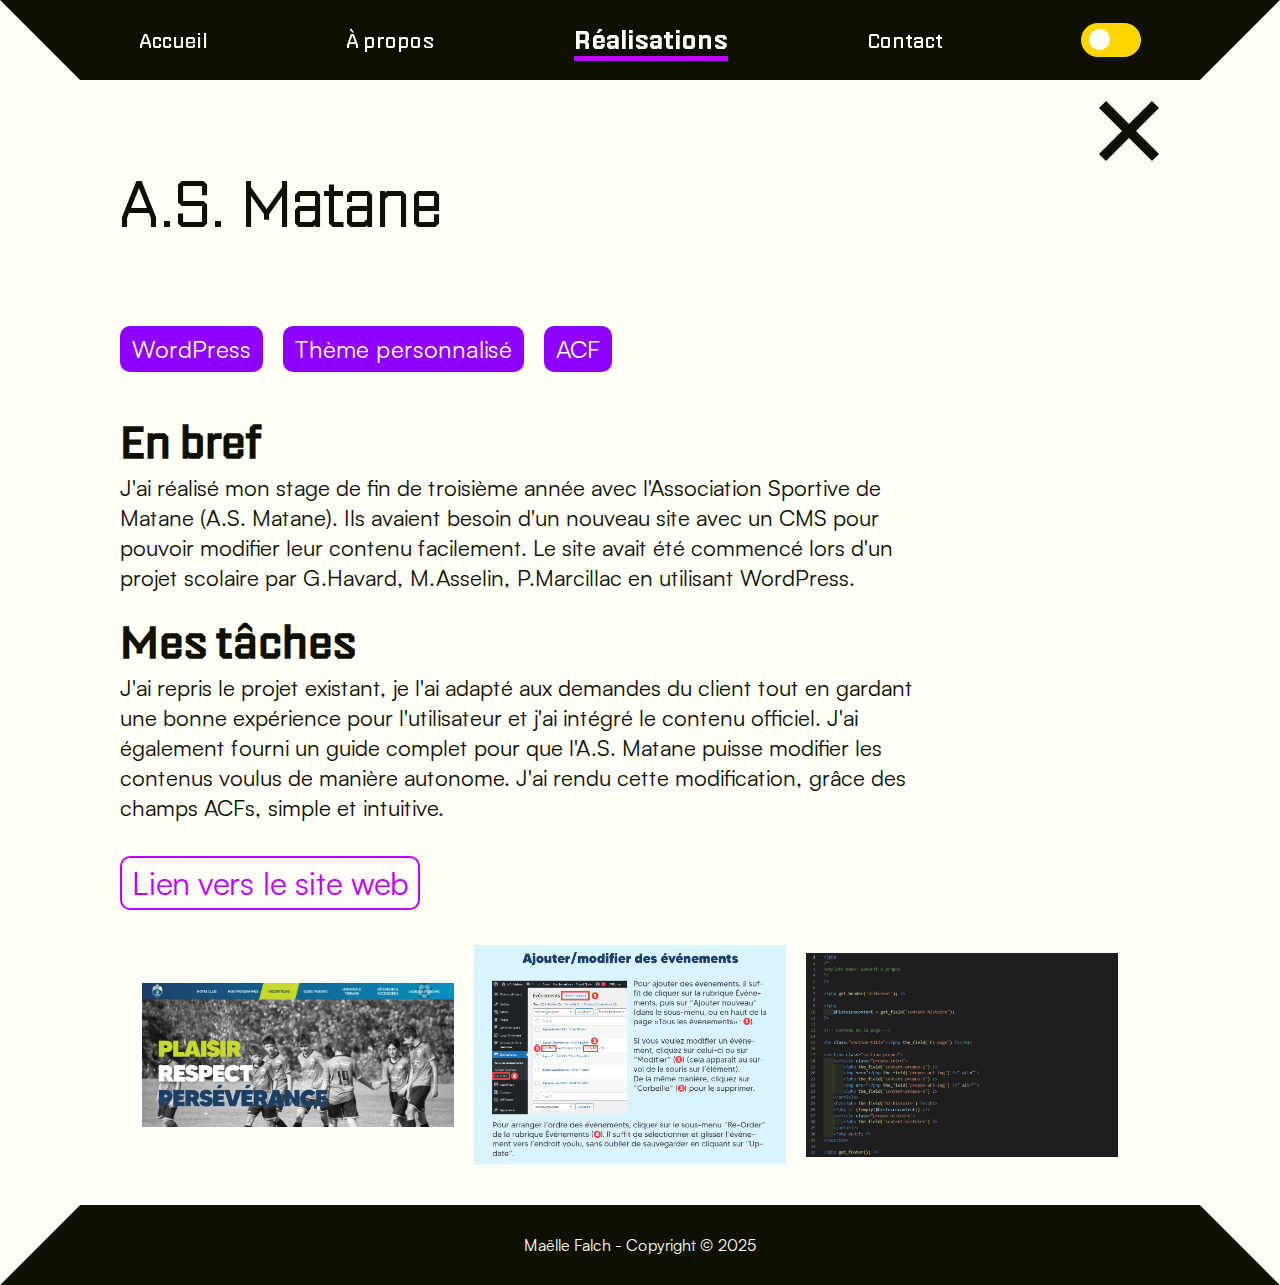
<file: asmatane.html>
<!DOCTYPE html>
<html lang="fr">

<head>
    <meta charset="UTF-8">
    <meta name="viewport" content="width=device-width, initial-scale=1.0">
    <link rel="stylesheet" href="css/body.css" />
    <link rel="stylesheet" href="css/realisation.css" />
    <script src="js/night-mode.js" defer></script>
    <script type="text/javascript" src="https://code.jquery.com/jquery-3.3.1.js" defer></script>
    <script src="js/realisation.js" defer></script>
    <title>Maëlle Falch | Site web de l'A.S. Matane</title>
    <meta name="description" content="Motivée, curieuse et autonome, découvrez mes projets dans le domaine du multimédia.">
    <meta property="og:title" content="Maëlle Falch | Site web de l'A.S. Matane" />
    <meta property="og:description" content="Motivée, curieuse et autonome, découvrez mes projets dans le domaine du multimédia." />
    <meta property="og:image" content="img/asmatane1.webp" />
    <meta property="og:type" content="website" />
</head>

<body>
    <div id="menu"></div>
    <main>
        <section id="details-realisations">
            <a href="index.html#realisations" class="croix">
                <svg width="62" height="61" viewBox="0 0 62 61" fill="none" xmlns="http://www.w3.org/2000/svg">
                    <desc>icon du croix, cliquer pour revenir à l'accueil</desc>
                    <line x1="4.53553" y1="4.46447" x2="57.5355" y2="57.4645" stroke="#101000" stroke-width="10"/>
                    <line x1="4.46447" y1="57.4645" x2="57.4645" y2="4.46447" stroke="#101000" stroke-width="10"/>
                </svg>
            </a>
            <h2>A.S. Matane</h2>
            <div class="outils">
                <p>WordPress</p>
                <p>Thème personnalisé</p>
                <p>ACF</p>
            </div>
            <div class="details">
                <h3>En bref</h3>
                <p>J'ai réalisé mon stage de fin de troisième année avec l'Association Sportive de Matane (A.S. Matane). Ils avaient besoin d'un nouveau site avec un CMS pour pouvoir modifier leur contenu facilement. Le site avait été commencé lors d'un projet scolaire par G.Havard, M.Asselin, P.Marcillac en utilisant WordPress.</p>
                <h3>Mes tâches</h3>
                <p>J'ai repris le projet existant, je l'ai adapté aux demandes du client tout en gardant une bonne expérience pour l'utilisateur et j'ai intégré le contenu officiel. J'ai également fourni un guide complet pour que l'A.S. Matane puisse modifier les contenus voulus de manière autonome. J'ai rendu cette modification, grâce des champs ACFs, simple et intuitive.</p>
            </div>
            <div class="lien">
                <a href="https://asmatane.ca/" target="_blank">Lien vers le site web</a>
            </div>
            <div class="galerie">
                <img src="img/asmatane1.webp" class="myImg" alt="Page d'accueil du site.">
                <img src="./img/asmatane2.png" class="myImg" alt="Exemple d'explication du guide pour la modification de contenus.">
                <img src="img/asmatane3.png" class="myImg" alt="Code d'une template pour la page &quot;À propos&quot; utilisant des champs ACFs.">
            </div>
            <div id="showGalerie" class="showGalerie">
                <span class="close croix">
                    <svg width="62" height="61" viewBox="0 0 62 61" fill="none" xmlns="http://www.w3.org/2000/svg">
                    <desc>icon du croix, cliquer pour fermer l'image</desc>
                    <line x1="4.53553" y1="4.46447" x2="57.5355" y2="57.4645" stroke="#101000" stroke-width="10" />
                        <line x1="4.46447" y1="57.4645" x2="57.4645" y2="4.46447" stroke="#101000" stroke-width="10" />
                    </svg>
                </span>
                <figure>
                    <img class="show-content" id="img01">
                    <figcaption id="caption"></figcaption>
                </figure>
            </div>
        </section>
    </main>
    <footer>
        <p>Maëlle Falch - Copyright © 2025</p>
    </footer>
</body>
<script>
    fetch('menu.html')
    .then(response => response.text())
    .then(data => {
        const menuDiv = document.getElementById('menu');
        menuDiv.outerHTML = data;
    });
</script>
</html>
</file>
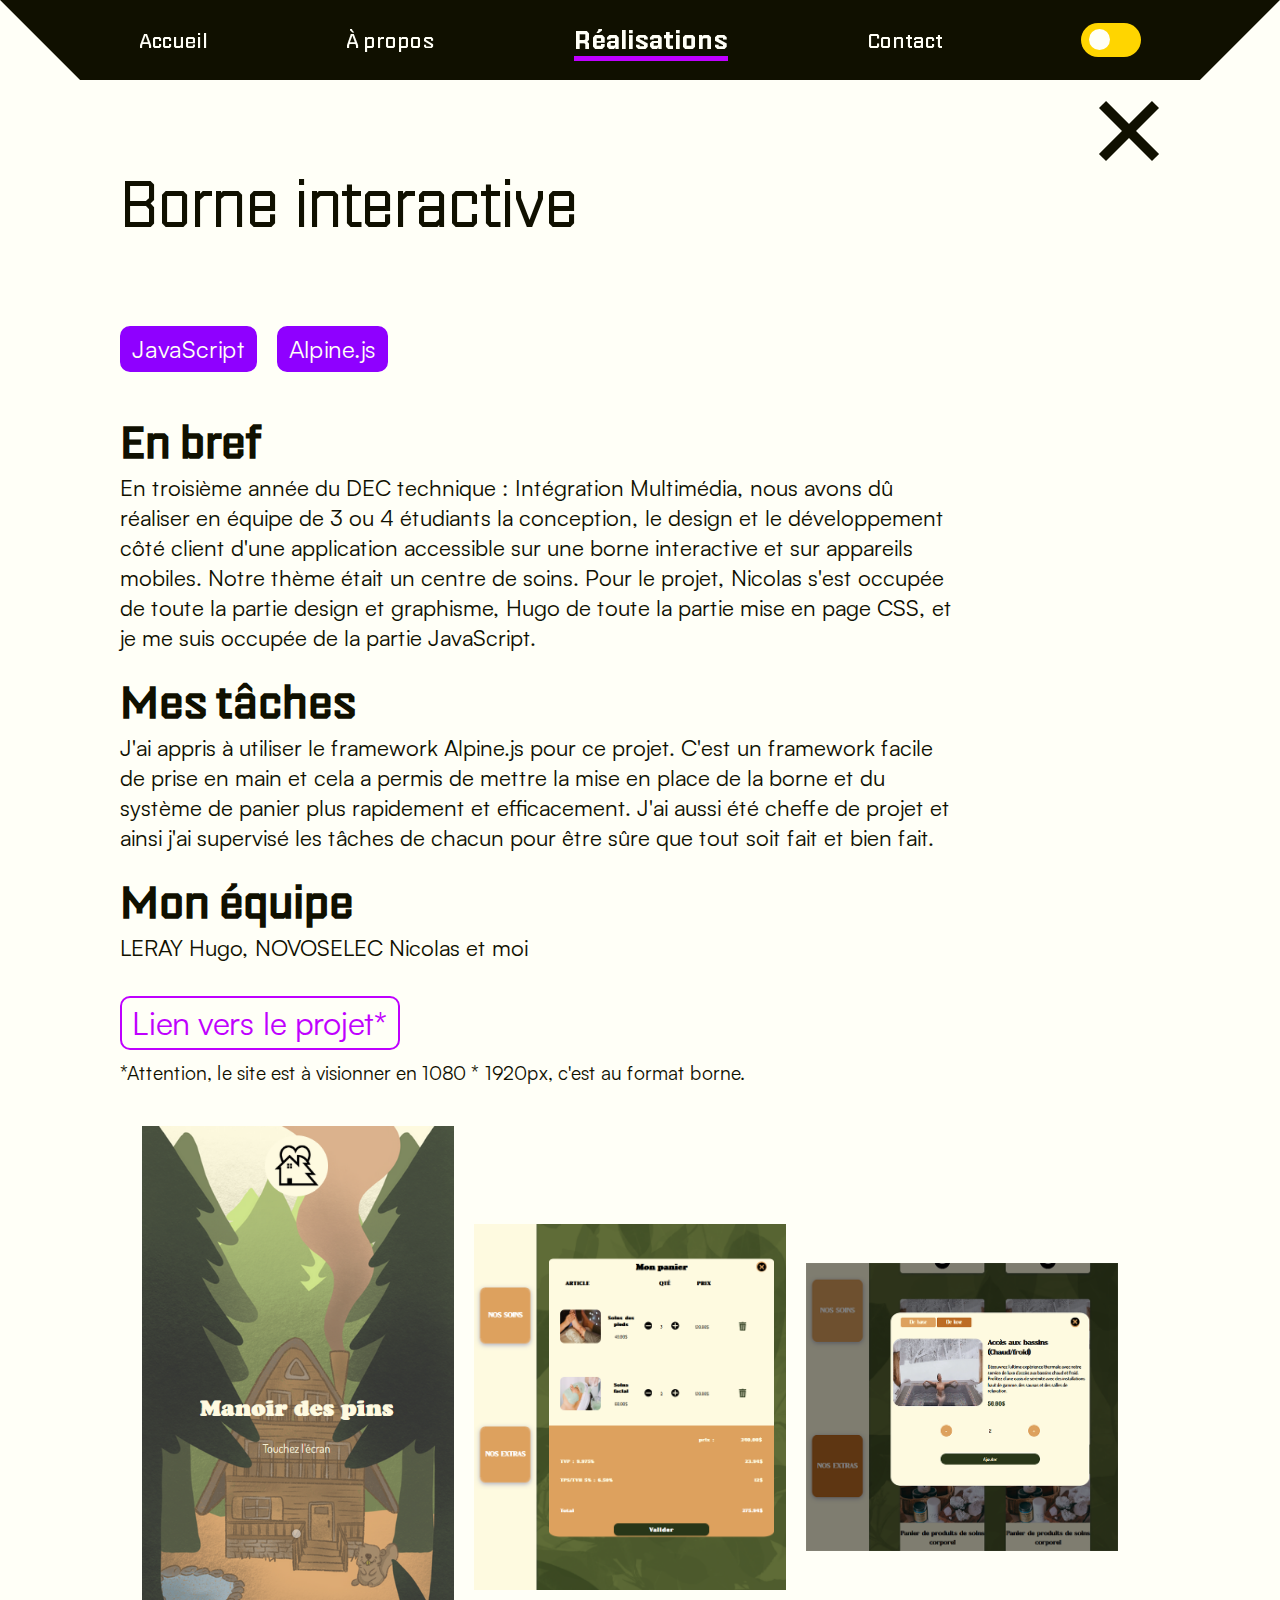
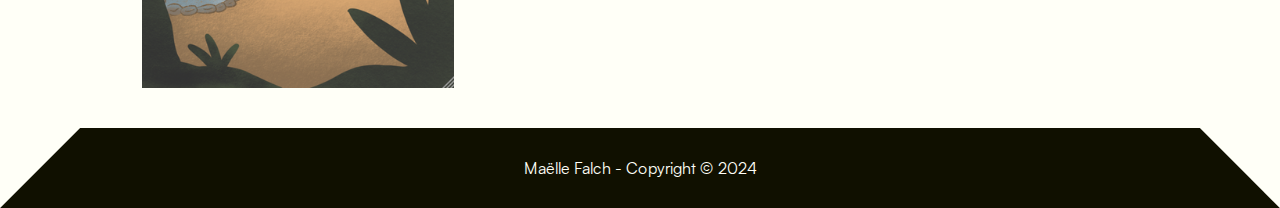
<file: borne.html>
<!DOCTYPE html>
<html lang="fr">

<head>
    <meta charset="UTF-8">
    <meta name="viewport" content="width=device-width, initial-scale=1.0">
    <link rel="stylesheet" href="css/body.css" />
    <link rel="stylesheet" href="css/realisation.css" />
    <script src="js/night-mode.js" defer></script>
    <script type="text/javascript" src="https://code.jquery.com/jquery-3.3.1.js" defer></script>
    <script src="js/realisation.js" defer></script>
    <title>Maëlle Falch | Projet d’une borne interactive</title>
    <meta name="description" content="Motivée, curieuse et autonome, découvrez mes projets dans le domaine du multimédia.">
    <meta property="og:title" content="Maëlle Falch | Projet d’une borne interactive" />
    <meta property="og:description" content="Motivée, curieuse et autonome, découvrez mes projets dans le domaine du multimédia." />
    <meta property="og:image" content="img/borne1.png" />
    <meta property="og:type" content="website" />
</head>

<body>
    <div id="menu"></div>
    <main>
        <section id="details-realisations">
            <a href="index.html#realisations" class="croix">                
                <svg width="62" height="61" viewBox="0 0 62 61" fill="none" xmlns="http://www.w3.org/2000/svg">
                    <desc>icon du croix, cliquer pour revenir à l'accueil</desc>
                    <line x1="4.53553" y1="4.46447" x2="57.5355" y2="57.4645" stroke="#101000" stroke-width="10"/>
                <line x1="4.46447" y1="57.4645" x2="57.4645" y2="4.46447" stroke="#101000" stroke-width="10"/>
            </svg></a>
            <h2>Borne interactive</h2>
            <div class="outils">
                <p>JavaScript</p>
                <p>Alpine.js</p>
            </div>
            <div class="details">
                <h3>En bref</h3>
                <p>En troisième année du DEC technique : Intégration Multimédia, nous avons dû réaliser en équipe de 3 ou 4 étudiants la conception, le design et le développement côté client d'une application accessible sur une borne interactive et sur appareils mobiles. Notre thème était un centre de soins. Pour le projet, Nicolas s'est occupée de toute la partie design et graphisme, Hugo de toute la partie mise en page CSS, et je me suis occupée de la partie JavaScript.</p>
                <h3>Mes tâches</h3>
                <p>J'ai appris à utiliser le framework Alpine.js pour ce projet. C'est un framework facile de prise en main et cela a permis de mettre la mise en place de la borne et du système de panier plus rapidement et efficacement. J'ai aussi été cheffe de projet et ainsi j'ai supervisé les tâches de chacun pour être sûre que tout soit fait et bien fait.</p>
                <h3>Mon équipe</h3>
                <p>LERAY Hugo, NOVOSELEC Nicolas et moi</p>
            </div>
            <div class="lien">
                <a href="https://projet4.timmatane.ca/2023/tp2/eq2/" target="_blank">Lien vers le projet*</a>
                <p>*Attention, le site est à visionner en 1080 * 1920px, c'est au format borne.</p>
            </div>
            <div class="galerie">
                <img src="img/borne1.png" class="myImg" alt="Page d'accueil de la borne.">
                <img src="./img/borne2.png" class="myImg" alt="Exemple d'un panier de la borne.">
                <img src="img/borne3.png" class="myImg" alt="Pop-up de la sélection d'un produit.">
            </div>
            <div id="showGalerie" class="showGalerie">
                <span class="close croix">
                    <svg width="62" height="61" viewBox="0 0 62 61" fill="none" xmlns="http://www.w3.org/2000/svg">
                    <desc>icon du croix, cliquer pour fermer l'image</desc>
                    <line x1="4.53553" y1="4.46447" x2="57.5355" y2="57.4645" stroke="#101000" stroke-width="10" />
                        <line x1="4.46447" y1="57.4645" x2="57.4645" y2="4.46447" stroke="#101000" stroke-width="10" />
                    </svg>
                </span>
                <figure>
                    <img class="show-content" id="img01">
                    <figcaption id="caption"></figcaption>
                </figure>
            </div>
        </section>
    </main>
    <footer>
        <p>Maëlle Falch - Copyright © 2024</p>
    </footer>
</body>
<script>
    fetch('menu.html')
    .then(response => response.text())
    .then(data => {
        const menuDiv = document.getElementById('menu');
        menuDiv.outerHTML = data;
    });
</script>
</html>
</file>
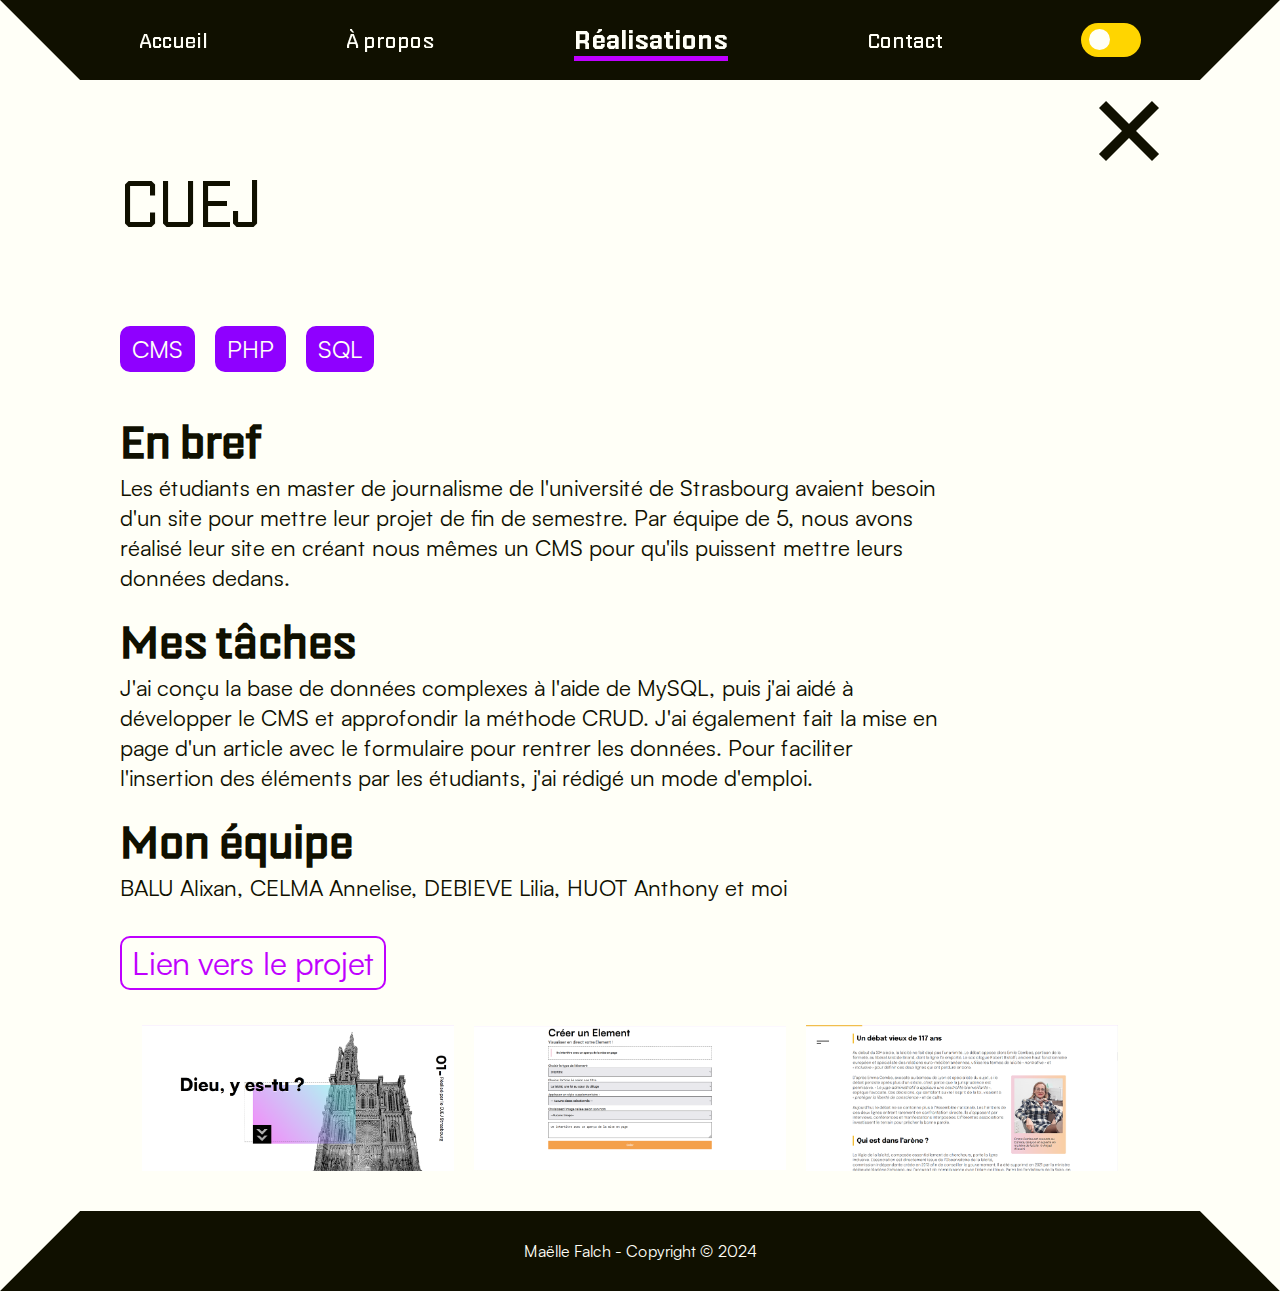
<file: cuej.html>
<!DOCTYPE html>
<html lang="fr">

<head>
    <meta charset="UTF-8">
    <meta name="viewport" content="width=device-width, initial-scale=1.0">
    <link rel="stylesheet" href="css/body.css" />
    <link rel="stylesheet" href="css/realisation.css" />
    <script src="js/night-mode.js" defer></script>
    <script type="text/javascript" src="https://code.jquery.com/jquery-3.3.1.js" defer></script>
    <script src="js/realisation.js" defer></script>
    <title>Maëlle Falch | Projet en partenariat avec le CUEJ</title>
    <meta name="description" content="Motivée, curieuse et autonome, découvrez mes projets dans le domaine du multimédia.">
    <meta property="og:title" content="Maëlle Falch | Projet en partenariat avec le CUEJ" />
    <meta property="og:description" content="Motivée, curieuse et autonome, découvrez mes projets dans le domaine du multimédia." />
    <meta property="og:image" content="img/cuej2.png" />
    <meta property="og:type" content="website" />
</head>

<body>
    <div id="menu"></div>
    <main>
        <section id="details-realisations">
            <a href="index.html#realisations" class="croix">
                <svg width="62" height="61" viewBox="0 0 62 61" fill="none" xmlns="http://www.w3.org/2000/svg">
                    <desc>icon du croix, cliquer pour revenir à l'accueil</desc>
                    <line x1="4.53553" y1="4.46447" x2="57.5355" y2="57.4645" stroke="#101000" stroke-width="10"/>
                    <line x1="4.46447" y1="57.4645" x2="57.4645" y2="4.46447" stroke="#101000" stroke-width="10"/>
                </svg>
            </a>
            <h2>CUEJ</h2>
            <div class="outils">
                <p>CMS</p>
                <p>PHP</p>
                <p>SQL</p>
            </div>
            <div class="details">
                <h3>En bref</h3>
                <p>Les étudiants en master de journalisme de l'université de Strasbourg avaient besoin d'un site pour mettre leur projet de fin de semestre. Par équipe de 5, nous avons réalisé leur site en créant nous mêmes un CMS pour qu'ils puissent mettre leurs données dedans.  
                </p>
                <h3>Mes tâches</h3>
                <p>J'ai conçu la base de données complexes à l'aide de MySQL, puis j'ai aidé à développer le CMS et approfondir la méthode CRUD. J'ai également fait la mise en page d'un article avec le formulaire pour rentrer les données. Pour faciliter l'insertion des éléments par les étudiants, j'ai rédigé un mode d'emploi.</p>
                <h3>Mon équipe</h3>
                <p>BALU Alixan, CELMA Annelise, DEBIEVE Lilia, HUOT Anthony et moi</p>
            </div>
            <div class="lien">
                <a href="https://www.cuej.info/mini-sites/religion/index.php" target="_blank">Lien vers le projet</a>
            </div>
            <div class="galerie">
                <img src="img/cuej2.png" class="myImg" alt="Page d'accueil du site.">
                <img src="./img/cuej1.png" class="myImg" alt="Exemple de création d'un élément de contenu d'un article.">
                <img src="img/cuej3.png" class="myImg" alt="Exemple de mise en page d'un article du site.">
            </div>
            <div id="showGalerie" class="showGalerie">
                <span class="close croix">
                    <svg width="62" height="61" viewBox="0 0 62 61" fill="none" xmlns="http://www.w3.org/2000/svg">
                    <desc>icon du croix, cliquer pour fermer l'image</desc>
                    <line x1="4.53553" y1="4.46447" x2="57.5355" y2="57.4645" stroke="#101000" stroke-width="10" />
                        <line x1="4.46447" y1="57.4645" x2="57.4645" y2="4.46447" stroke="#101000" stroke-width="10" />
                    </svg>
                </span>
                <figure>
                    <img class="show-content" id="img01">
                    <figcaption id="caption"></figcaption>
                </figure>
            </div>
        </section>
    </main>
    <footer>
        <p>Maëlle Falch - Copyright © 2024</p>
    </footer>
</body>
<script>
    fetch('menu.html')
    .then(response => response.text())
    .then(data => {
        const menuDiv = document.getElementById('menu');
        menuDiv.outerHTML = data;
    });
</script>
</html>
</file>
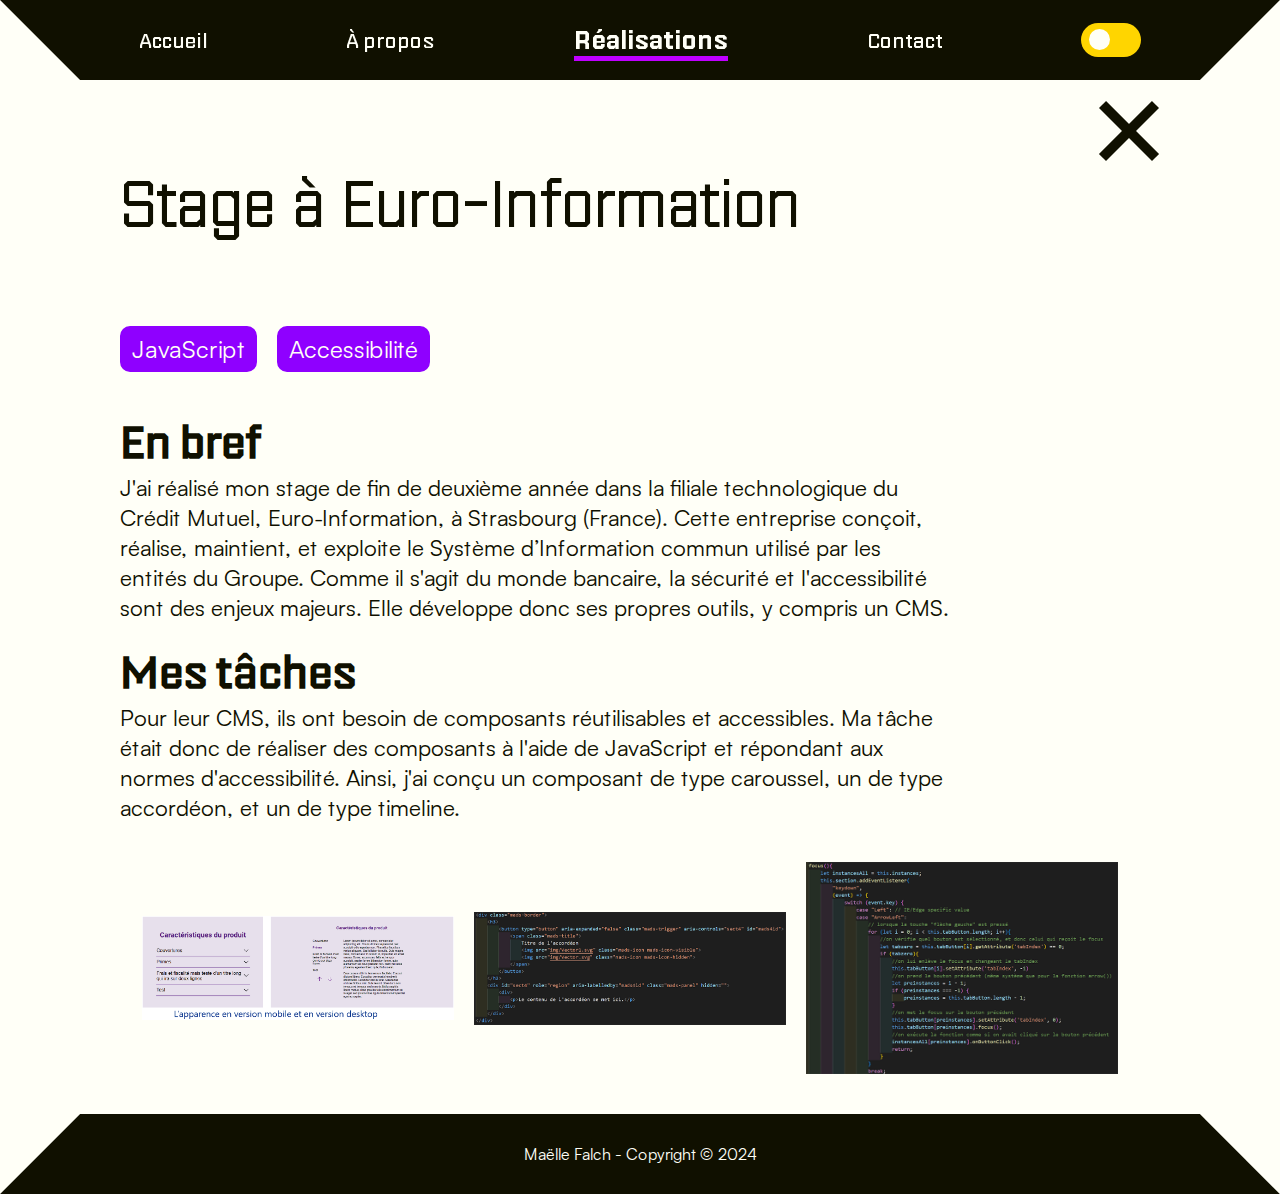
<file: ei.html>
<!DOCTYPE html>
<html lang="fr">

<head>
    <meta charset="UTF-8">
    <meta name="viewport" content="width=device-width, initial-scale=1.0">
    <link rel="stylesheet" href="css/body.css" />
    <link rel="stylesheet" href="css/realisation.css" />
    <script src="js/night-mode.js" defer></script>
    <script type="text/javascript" src="https://code.jquery.com/jquery-3.3.1.js" defer></script>
    <script src="js/realisation.js" defer></script>
    <title>Maëlle Falch | Projet à Euro-Information</title>
    <meta name="description" content="Motivée, rigoureuse et créative, découvrez mes projets dans le domaine du multimédia.">
    <meta property="og:title" content="Maëlle Falch | Projet à Euro-Information" />
    <meta property="og:description" content="Motivée, rigoureuse et créative, découvrez mes projets dans le domaine du multimédia." />
    <meta property="og:image" content="img/ei3.png" />
    <meta property="og:type" content="website" />
</head>

<body>
    <header>
        <div class="menu-icon" onclick="toggleMenu()">
            <svg width="75" height="49" viewBox="0 0 75 49" fill="none" xmlns="http://www.w3.org/2000/svg">
                <desc>icon du menu, cliquer pour le déplier</desc>
                <line y1="5" x2="74.9533" y2="5" stroke="black" stroke-width="10"/>
                <line y1="24.5" x2="74.9533" y2="24.5" stroke="black" stroke-width="10"/>
                <line x1="25" y1="44" x2="75" y2="44" stroke="black" stroke-width="10"/>
                </svg>
            <svg width="62" height="61" viewBox="0 0 62 61" fill="none" xmlns="http://www.w3.org/2000/svg">
                <desc>icon du menu, cliquer pour le plier</desc>
                <line x1="4.53553" y1="4.46447" x2="57.5355" y2="57.4645" stroke="#101000" stroke-width="10" />
                <line x1="4.46447" y1="57.4645" x2="57.4645" y2="4.46447" stroke="#101000" stroke-width="10" />
            </svg>
        </div>
        <nav>
            <ul>
                <li><a href="index.html#accueil">Accueil</a></li>
                <li><a href="index.html#a-propos">À propos</a></li>
                <li><a href="index.html#realisations" class="onscreen">Réalisations</a></li>
                <li><a href="index.html#contact">Contact</a></li>
                <label class="switch">
                    <input type="checkbox" id="toggleSwitch" onclick="toggleMode()">
                    <span class="slider"></span>
                </label>
            </ul>
        </nav>
    </header>
    <main>
        <section id="details-realisations">
            <a href="index.html#realisations" class="croix">
                <svg width="62" height="61" viewBox="0 0 62 61" fill="none" xmlns="http://www.w3.org/2000/svg">
                    <desc>icon du croix, cliquer pour revenir à l'accueil</desc>
                    <line x1="4.53553" y1="4.46447" x2="57.5355" y2="57.4645" stroke="#101000" stroke-width="10" />
                    <line x1="4.46447" y1="57.4645" x2="57.4645" y2="4.46447" stroke="#101000" stroke-width="10" />
                </svg>
            </a>
            <h2>Stage à Euro-Information</h2>
            <div class="outils">
                <p>JavaScript</p>
                <p>Accessibilité</p>
            </div>
            <div class="details">
                <h3>En bref</h3>
                <p>J'ai réalisé mon stage de fin de deuxième année dans la filiale technologique du Crédit Mutuel,
                    Euro-Information, à Strasbourg (France). Cette entreprise conçoit, réalise, maintient, et exploite
                    le Système d’Information commun utilisé par les entités du Groupe. Comme il s'agit du monde
                    bancaire, la sécurité et l'accessibilité sont des enjeux majeurs. Elle développe donc ses propres
                    outils, y compris un CMS.
                </p>
                <h3>Mes tâches</h3>
                <p>Pour leur CMS, ils ont besoin de composants réutilisables et accessibles. Ma tâche était donc de
                    réaliser des composants à l'aide de JavaScript et répondant aux normes d'accessibilité. Ainsi, j'ai
                    conçu un composant de type caroussel, un de type accordéon, et un de type timeline. </p>
            </div>
            <div class="galerie">
                <img src="img/ei1.png" class="myImg" alt="Apparence du composant en accordéon pour la version mobile, et sous forme de sommaire et contenu adjacent pour la version desktop." >
                <img src="./img/ei2.png" class="myImg" alt="Extrait du html commun pour le composant de type accordéon avec les attributs pour l'accessibilité." >
                <img src="img/ei3.png" class="myImg" alt="Extrait du JavaScript pour pouvoir naviguer dans un caroussel avec les flèches du clavier en respectant les normes d'accessibilité." >
            </div>
            <div id="showGalerie" class="showGalerie">
                <span class="close croix">
                    <svg width="62" height="61" viewBox="0 0 62 61" fill="none" xmlns="http://www.w3.org/2000/svg">
                    <desc>icon du croix, cliquer pour fermer l'image</desc>
                    <line x1="4.53553" y1="4.46447" x2="57.5355" y2="57.4645" stroke="#101000" stroke-width="10" />
                        <line x1="4.46447" y1="57.4645" x2="57.4645" y2="4.46447" stroke="#101000" stroke-width="10" />
                    </svg>
                </span>
                <figure>
                    <img class="show-content" id="img01">
                    <figcaption id="caption"></figcaption>
                </figure>
            </div>
        </section>
    </main>
    <footer>
        <p>Maëlle Falch - Copyright © 2024</p>
    </footer>
</body>

</html>
</file>
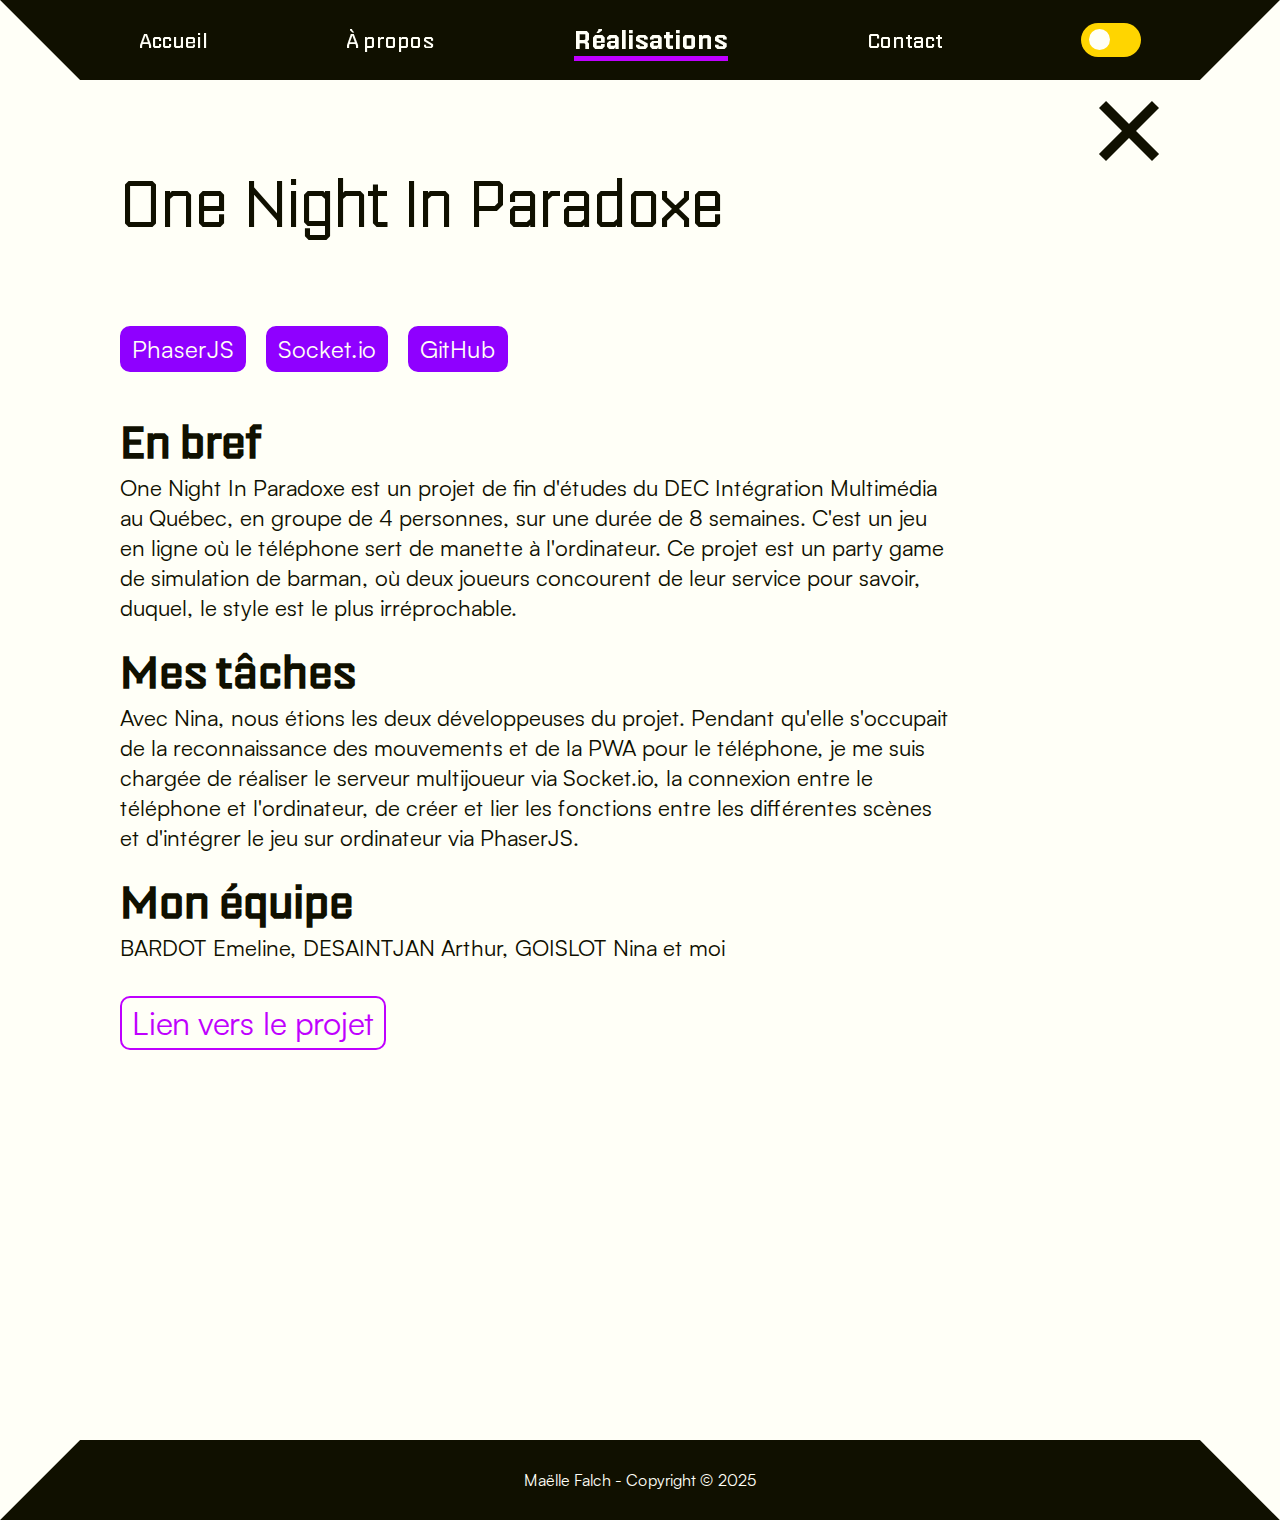
<file: onenightinparadoxe.html>
<!DOCTYPE html>
<html lang="en">

<head>
    <meta charset="UTF-8">
    <meta name="viewport" content="width=device-width, initial-scale=1.0">
    <link rel="stylesheet" href="css/body.css" />
    <link rel="stylesheet" href="css/realisation.css" />
    <script src="js/night-mode.js" defer></script>
    <script type="text/javascript" src="https://code.jquery.com/jquery-3.3.1.js" defer></script>
    <script src="js/realisation.js" defer></script>
    <title>Maëlle Falch | Projet de fin d'études, jeu innovant</title>
    <meta name="description" content="Motivée, curieuse et autonome, découvrez mes projets dans le domaine du multimédia.">
    <meta property="og:title" content="Maëlle Falch | Projet de fin d'études, jeu innovant" />
    <meta property="og:description" content="Motivée, curieuse et autonome, découvrez mes projets dans le domaine du multimédia." />
    <meta property="og:image" content="img/paradoxe.png" />
    
</head>

<body>
    <div id="menu"></div>
    <main>
        <section id="details-realisations">
            <a href="index.html#realisations" class="croix">
                <svg width="62" height="61" viewBox="0 0 62 61" fill="none" xmlns="http://www.w3.org/2000/svg">
                    <desc>icon du croix, cliquer pour revenir à l'accueil</desc>
                    <line x1="4.53553" y1="4.46447" x2="57.5355" y2="57.4645" stroke="#101000" stroke-width="10"/>
                    <line x1="4.46447" y1="57.4645" x2="57.4645" y2="4.46447" stroke="#101000" stroke-width="10"/>
                </svg>
            </a>
            <h2>One Night In Paradoxe</h2>
            <div class="outils">
                <p>PhaserJS</p>
                <p>Socket.io</p>
                <p>GitHub</p>
            </div>
            <div class="details">
                <h3>En bref</h3>
                <p>One Night In Paradoxe est un projet de fin d'études du DEC Intégration Multimédia au Québec, en groupe de 4 personnes, sur une durée de 8 semaines. C'est un jeu en ligne où le téléphone sert de manette à l'ordinateur. Ce projet est un party game de simulation de barman, où deux joueurs concourent de leur service pour savoir, duquel, le style est le plus irréprochable.
                </p>
                <h3>Mes tâches</h3>
                <p>Avec Nina, nous étions les deux développeuses du projet. Pendant qu'elle s'occupait de la reconnaissance des mouvements et de la PWA pour le téléphone, je me suis chargée de réaliser le serveur multijoueur via Socket.io, la connexion entre le téléphone et l'ordinateur, de créer et lier les fonctions entre les différentes scènes et d'intégrer le jeu sur ordinateur via PhaserJS.</p>
                <h3>Mon équipe</h3>
                <p>BARDOT Emeline, DESAINTJAN Arthur, GOISLOT Nina et moi</p>
            </div>
            <div class="lien">
                <a href="https://pfe.timmatane.ca/2024/eq6/" target="_blank">Lien vers le projet</a>
            </div>
            <div class="galerie">
                <iframe width="560" height="315" src="https://www.youtube.com/embed/JaD1nlCVLdA?si=BulHfgOMzbqTBDbF" title="YouTube video player" frameborder="0" allow="accelerometer; autoplay; clipboard-write; encrypted-media; gyroscope; picture-in-picture; web-share" referrerpolicy="strict-origin-when-cross-origin" allowfullscreen></iframe>
                <iframe width="560" height="315" src="https://www.youtube.com/embed/DGm3NDpZNJw?si=2a1Mm50X3hZmZLkb" title="YouTube video player" frameborder="0" allow="accelerometer; autoplay; clipboard-write; encrypted-media; gyroscope; picture-in-picture; web-share" referrerpolicy="strict-origin-when-cross-origin" allowfullscreen></iframe>
            </div>
        </section>
    </main>
    <footer>
        <p>Maëlle Falch - Copyright © 2025</p>
    </footer>
</body>
<script>
    fetch('menu.html')
    .then(response => response.text())
    .then(data => {
        const menuDiv = document.getElementById('menu');
        menuDiv.outerHTML = data;
    });
</script>
</html>
</file>
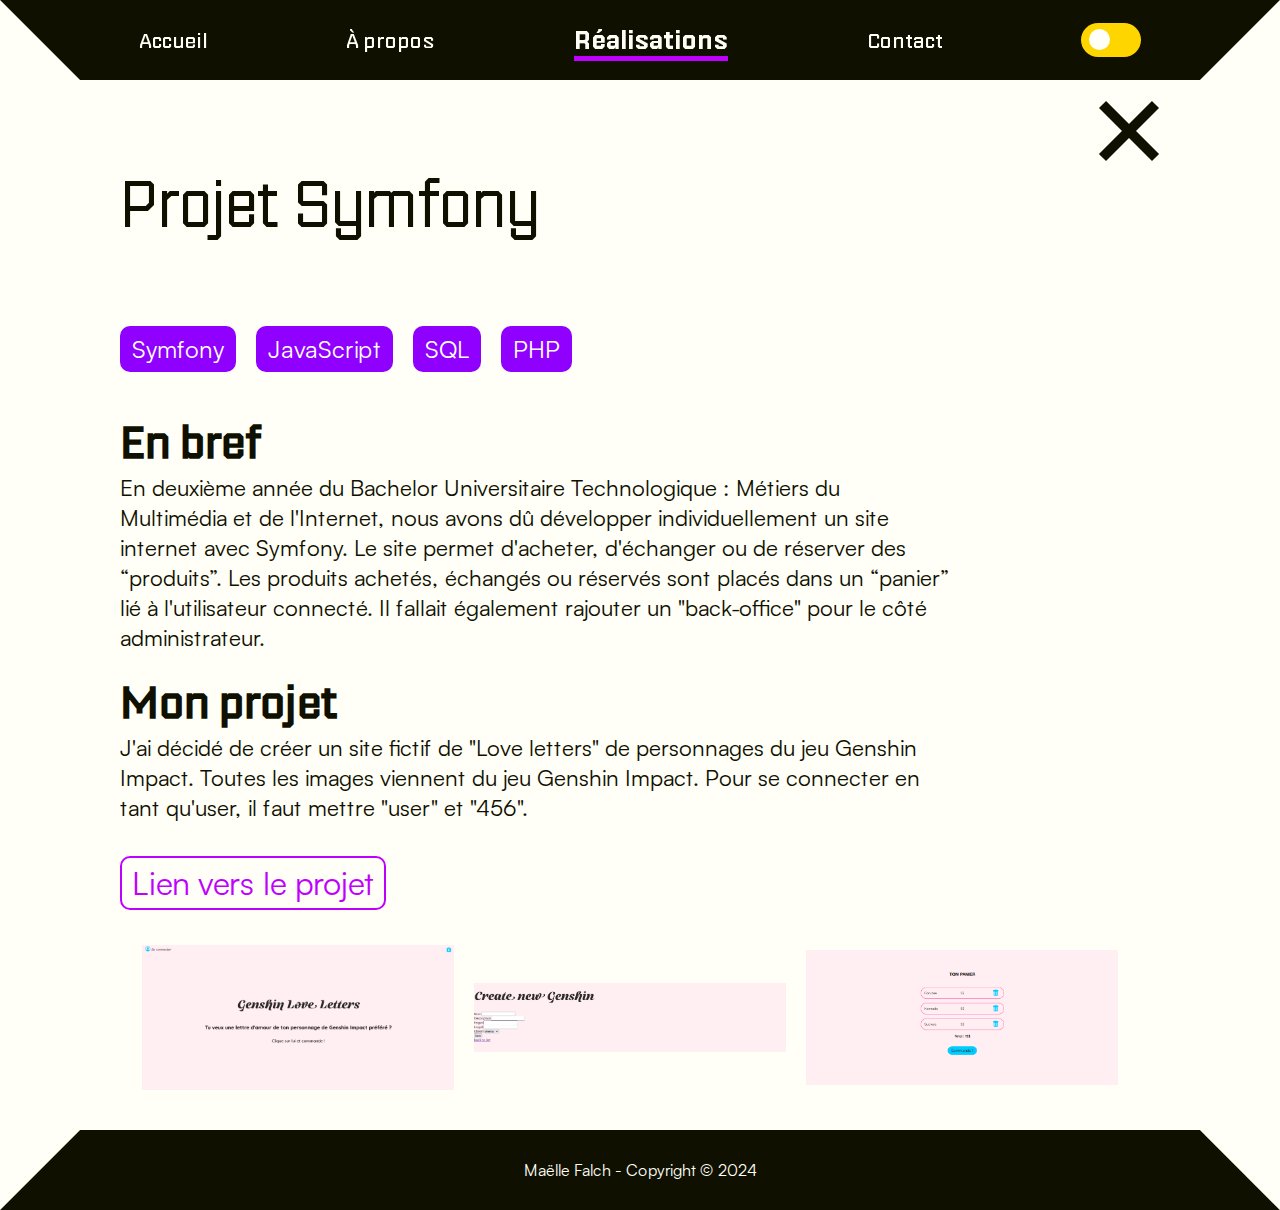
<file: symfony.html>
<!DOCTYPE html>
<html lang="fr">

<head>
    <meta charset="UTF-8">
    <meta name="viewport" content="width=device-width, initial-scale=1.0">
    <link rel="stylesheet" href="css/body.css" />
    <link rel="stylesheet" href="css/realisation.css" />
    <script src="js/night-mode.js" defer></script>
    <script type="text/javascript" src="https://code.jquery.com/jquery-3.3.1.js" defer></script>
    <script src="js/realisation.js" defer></script>
    <title>Maëlle Falch | Projet utilisant Symfony</title>
    <meta name="description" content="Motivée, curieuse et autonome, découvrez mes projets dans le domaine du multimédia.">
    <meta property="og:title" content="Maëlle Falch | Projet utilisant Symfony" />
    <meta property="og:description" content="Motivée, curieuse et autonome, découvrez mes projets dans le domaine du multimédia." />
    <meta property="og:image" content="img/symfony1.png" />
    <meta property="og:type" content="website" />
</head>

<body>
    <div id="menu"></div>
    <main>
        <section id="details-realisations">
            <a href="index.html#realisations" class="croix">
                <svg width="62" height="61" viewBox="0 0 62 61" fill="none" xmlns="http://www.w3.org/2000/svg">
                    <desc>icon du croix, cliquer pour revenir à l'accueil</desc>
                    <line x1="4.53553" y1="4.46447" x2="57.5355" y2="57.4645" stroke="#101000" stroke-width="10"/>
                    <line x1="4.46447" y1="57.4645" x2="57.4645" y2="4.46447" stroke="#101000" stroke-width="10"/>
                </svg>
            </a>
            <h2>Projet Symfony</h2>
            <div class="outils">
                <p>Symfony</p>
                <p>JavaScript</p>
                <p>SQL</p>
                <p>PHP</p>
            </div>
            <div class="details">
                <h3>En bref</h3>
                <p>En deuxième année du Bachelor Universitaire Technologique : Métiers du Multimédia et de l'Internet, nous avons dû développer individuellement un site internet avec Symfony. Le site permet d'acheter, d'échanger ou de réserver des “produits”. Les produits achetés, échangés ou réservés sont placés dans un “panier” lié à l'utilisateur connecté. Il fallait également rajouter un "back-office" pour le côté administrateur.</p>
                <h3>Mon projet</h3>
                <p>J'ai décidé de créer un site fictif de "Love letters" de personnages du jeu Genshin Impact. Toutes les images viennent du jeu Genshin Impact. Pour se connecter en tant qu'user, il faut mettre "user" et "456".</p>
            </div>
            <div class="lien">
                <a href="https://genshinloveletters.falch.etu.mmi-unistra.fr/genshin/" target="_blank">Lien vers le projet</a>
            </div>
            <div class="galerie">
                <img src="img/symfony1.png"class="myImg" alt="Page d'accueil du site.">
                <img src="./img/symfony2.png" class="myImg" alt="Exemple de création d'un nouveau produit en étant connecté en tant qu'administrateur.">
                <img src="img/symfony3.png" class="myImg" alt="Exemple de la page panier.">
            </div>
            <div id="showGalerie" class="showGalerie">
                <span class="close croix">
                    <svg width="62" height="61" viewBox="0 0 62 61" fill="none" xmlns="http://www.w3.org/2000/svg">
                    <desc>icon du croix, cliquer pour fermer l'image</desc>
                    <line x1="4.53553" y1="4.46447" x2="57.5355" y2="57.4645" stroke="#101000" stroke-width="10" />
                        <line x1="4.46447" y1="57.4645" x2="57.4645" y2="4.46447" stroke="#101000" stroke-width="10" />
                    </svg>
                </span>
                <figure>
                    <img class="show-content" id="img01">
                    <figcaption id="caption"></figcaption>
                </figure>
            </div>
        </section>
    </main>
    <footer>
        <p>Maëlle Falch - Copyright © 2024</p>
    </footer>
</body>
<script>
    fetch('menu.html')
    .then(response => response.text())
    .then(data => {
        const menuDiv = document.getElementById('menu');
        menuDiv.outerHTML = data;
    });
</script>
</html>
</file>
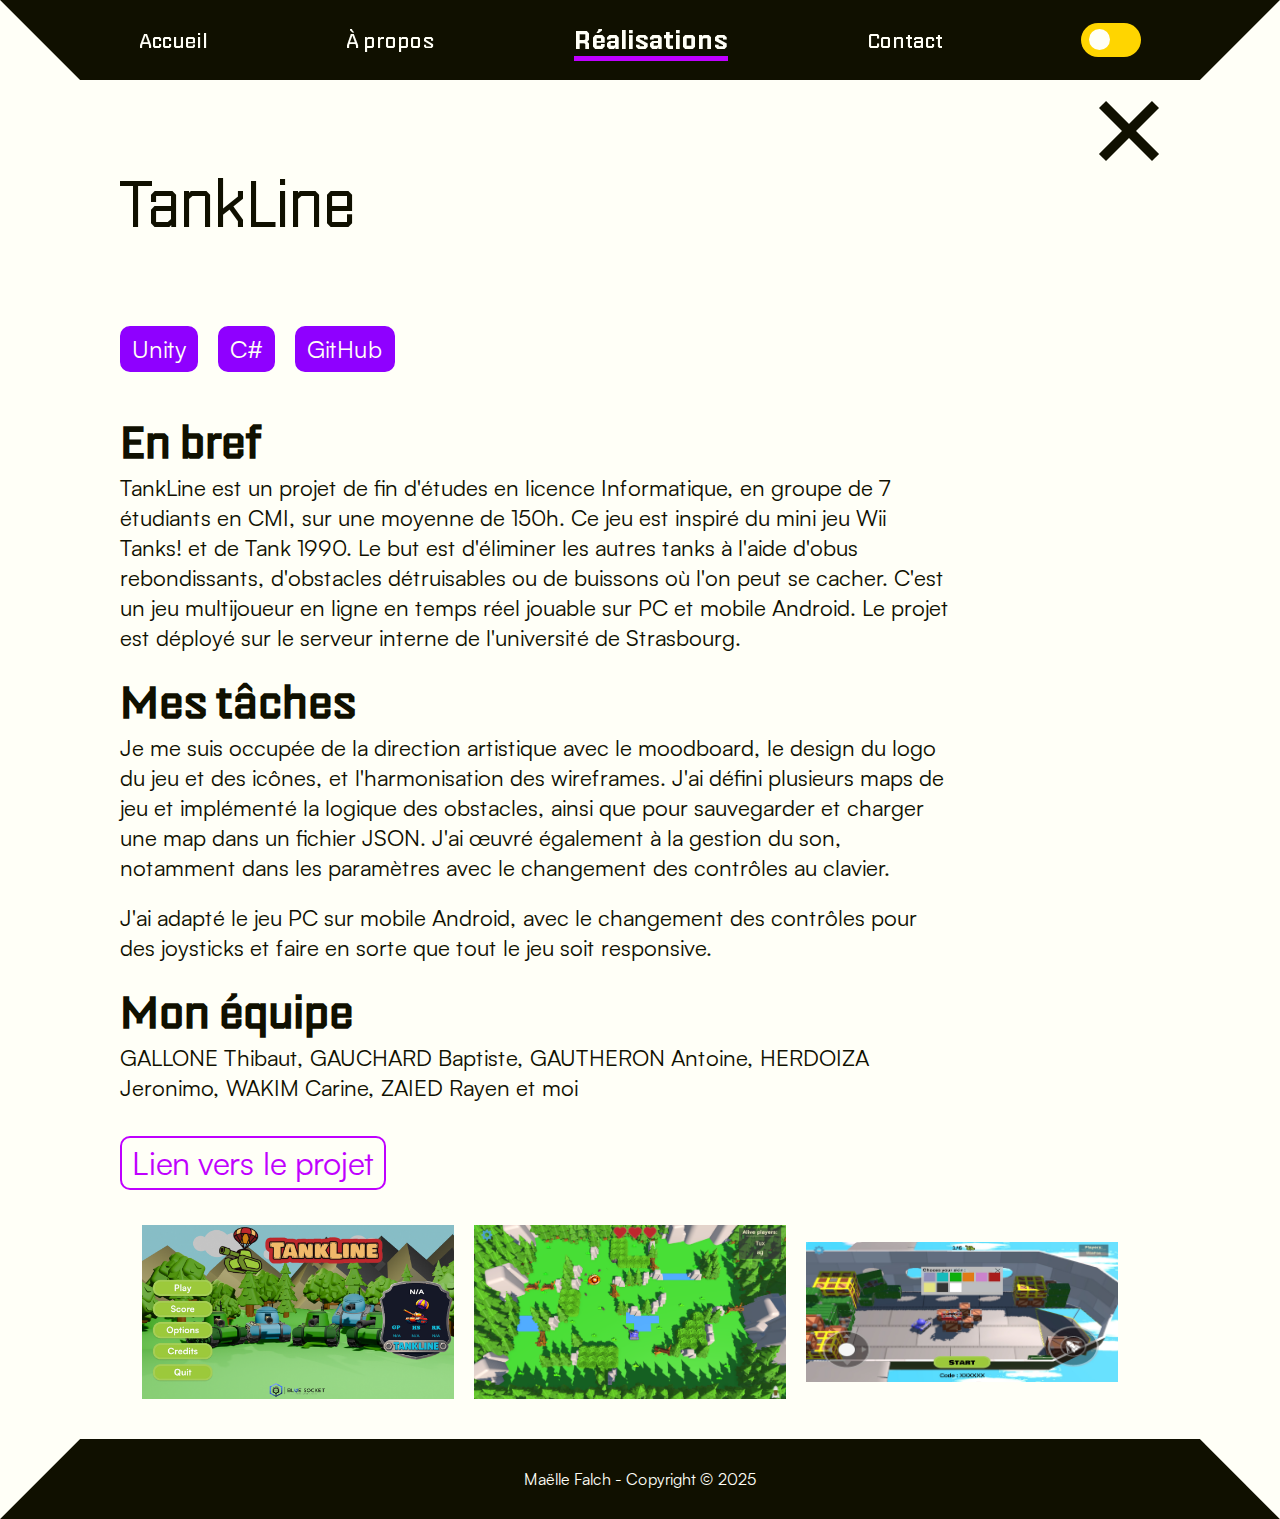
<file: tankline.html>
<!DOCTYPE html>
<html lang="en">

<head>
    <meta charset="UTF-8">
    <meta name="viewport" content="width=device-width, initial-scale=1.0">
    <link rel="stylesheet" href="css/body.css" />
    <link rel="stylesheet" href="css/realisation.css" />
    <script src="js/night-mode.js" defer></script>
    <script type="text/javascript" src="https://code.jquery.com/jquery-3.3.1.js" defer></script>
    <script src="js/realisation.js" defer></script>
    <title>Maëlle Falch | Projet de fin d'études, jeu multijoueur</title>
    <meta name="description"
        content="Motivée, curieuse et autonome, découvrez mes projets dans le domaine du multimédia.">
    <meta property="og:title" content="Maëlle Falch | Projet de fin d'études, jeu multijoueur" />
    <meta property="og:description"
        content="Motivée, curieuse et autonome, découvrez mes projets dans le domaine du multimédia." />
    <meta property="og:image" content="img/paradoxe.png" />

</head>

<body>
    <div id="menu"></div>
    <main>
        <section id="details-realisations">
            <a href="index.html#realisations" class="croix">
                <svg width="62" height="61" viewBox="0 0 62 61" fill="none" xmlns="http://www.w3.org/2000/svg">
                    <desc>icon du croix, cliquer pour revenir à l'accueil</desc>
                    <line x1="4.53553" y1="4.46447" x2="57.5355" y2="57.4645" stroke="#101000" stroke-width="10" />
                    <line x1="4.46447" y1="57.4645" x2="57.4645" y2="4.46447" stroke="#101000" stroke-width="10" />
                </svg>
            </a>
            <h2>TankLine</h2>
            <div class="outils">
                <p>Unity</p>
                <p>C#</p>
                <p>GitHub</p>
            </div>
            <div class="details">
                <h3>En bref</h3>
                <p>TankLine est un projet de fin d'études en licence Informatique, en groupe de 7 étudiants en CMI, sur
                    une moyenne de 150h. Ce
                    jeu est
                    inspiré du mini jeu Wii Tanks! et de Tank 1990. Le but est d'éliminer les autres tanks à l'aide
                    d'obus rebondissants, d'obstacles détruisables ou de buissons où l'on peut se cacher. C'est un jeu
                    multijoueur en ligne en temps réel jouable sur PC et mobile Android. Le projet est déployé sur le
                    serveur interne de l'université de Strasbourg.
                </p>
                <h3>Mes tâches</h3>
                <p>Je me suis occupée de la direction artistique avec le moodboard, le design du logo du jeu et des
                    icônes, et l'harmonisation des wireframes. J'ai défini plusieurs maps de jeu et implémenté la
                    logique des obstacles, ainsi que pour sauvegarder et charger une map dans un fichier JSON. J'ai
                    œuvré également à la gestion du son, notamment dans les paramètres avec le changement des contrôles
                    au clavier.</p>
                <p> J'ai adapté le jeu PC sur mobile Android, avec le changement des contrôles pour des
                    joysticks et faire en sorte que tout le jeu soit responsive.</p>
                <h3>Mon équipe</h3>
                <p>GALLONE Thibaut, GAUCHARD Baptiste, GAUTHERON Antoine, HERDOIZA Jeronimo, WAKIM Carine, ZAIED Rayen
                    et moi</p>
            </div>
            <div class="lien">
                <a href="https://github.com/BlueSockets-pi2025/TankLine" target="_blank">Lien vers le projet</a>
            </div>
            <div class="galerie">
                <img src="img/tankline1.png" class="myImg" alt="Capture d'écran du menu du jeu, version PC.">
                <img src="./img/tankline2.png" class="myImg" alt="Capture d'écran au cours d'une partie, version PC.">
                <img src="img/tankline3.png" class="myImg"
                    alt="Capture d'écran de la salle d'attente avec la possibilité de changer la couleur du tank, version mobile.">
            </div>
            <div id="showGalerie" class="showGalerie">
                <span class="close croix">
                    <svg width="62" height="61" viewBox="0 0 62 61" fill="none" xmlns="http://www.w3.org/2000/svg">
                        <desc>icon du croix, cliquer pour fermer l'image</desc>
                        <line x1="4.53553" y1="4.46447" x2="57.5355" y2="57.4645" stroke="#101000" stroke-width="10" />
                        <line x1="4.46447" y1="57.4645" x2="57.4645" y2="4.46447" stroke="#101000" stroke-width="10" />
                    </svg>
                </span>
                <figure>
                    <img class="show-content" id="img01">
                    <figcaption id="caption"></figcaption>
                </figure>
            </div>
        </section>
    </main>
    <footer>
        <p>Maëlle Falch - Copyright © 2025</p>
    </footer>
</body>
<script>
    fetch('menu.html')
        .then(response => response.text())
        .then(data => {
            const menuDiv = document.getElementById('menu');
            menuDiv.outerHTML = data;
        });
</script>

</html>
</file>
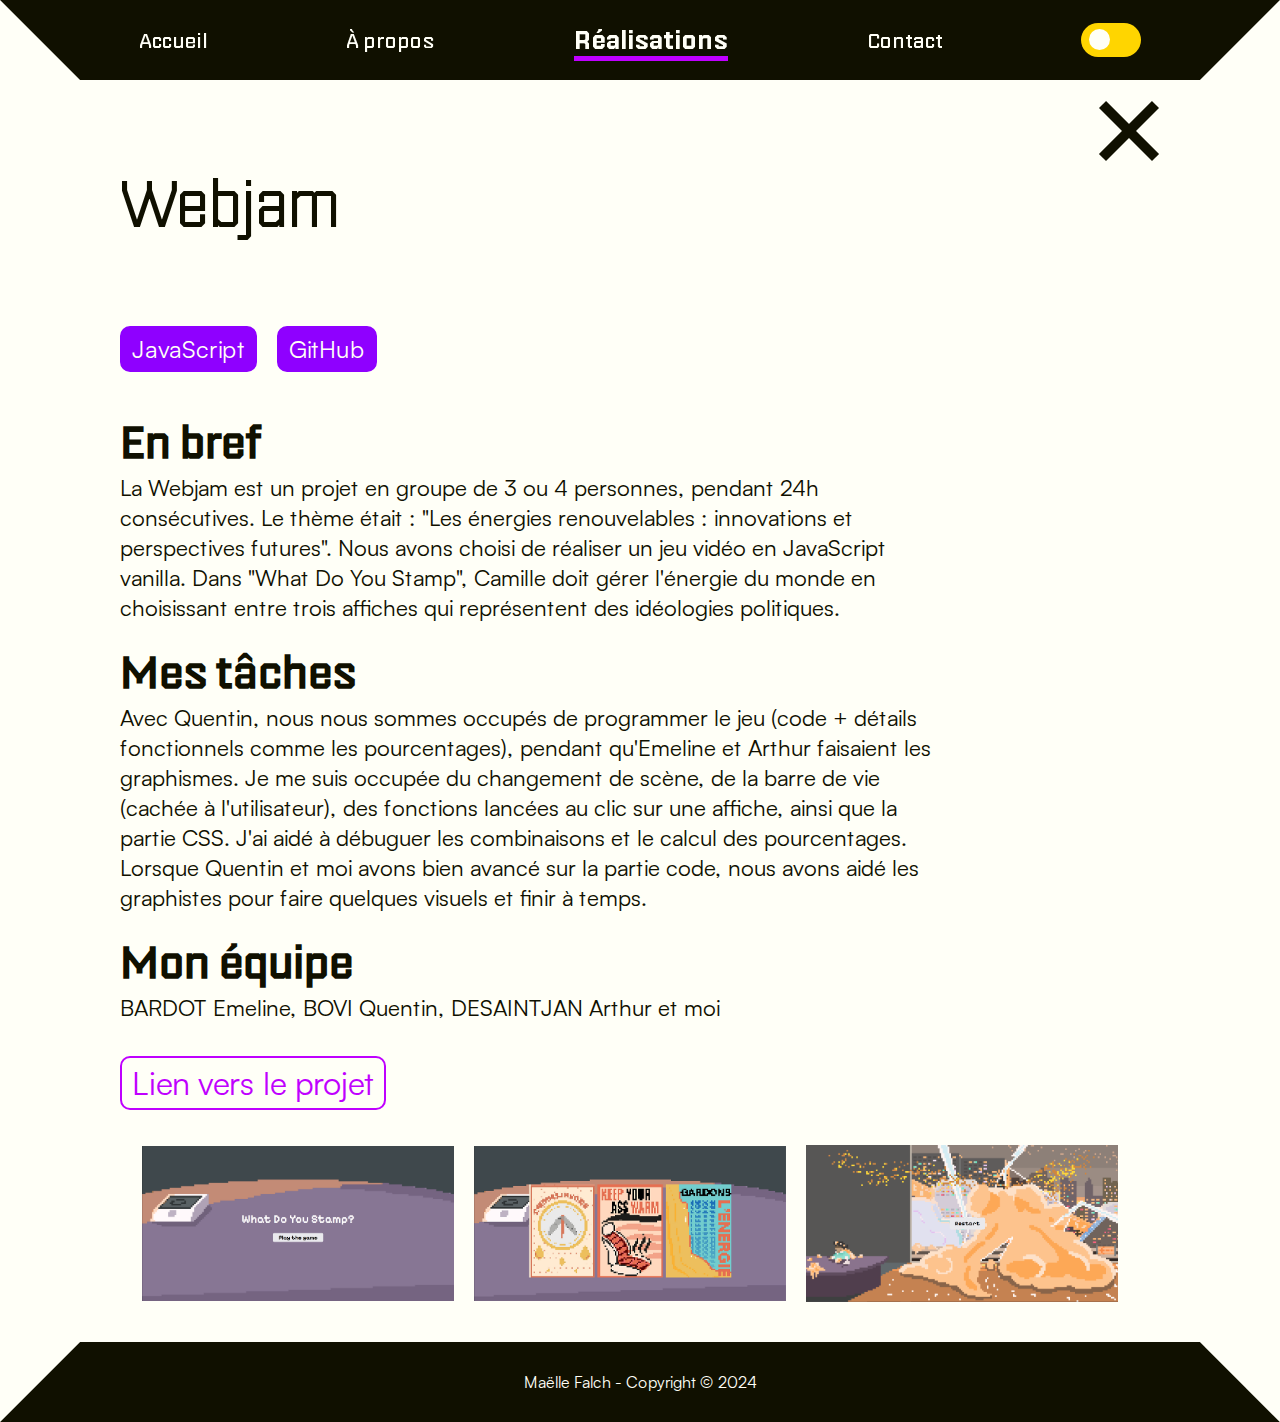
<file: webjam.html>
<!DOCTYPE html>
<html lang="en">

<head>
    <meta charset="UTF-8">
    <meta name="viewport" content="width=device-width, initial-scale=1.0">
    <link rel="stylesheet" href="css/body.css" />
    <link rel="stylesheet" href="css/realisation.css" />
    <script src="js/night-mode.js" defer></script>
    <script type="text/javascript" src="https://code.jquery.com/jquery-3.3.1.js" defer></script>
    <script src="js/realisation.js" defer></script>
    <title>Maëlle Falch | Projet de 24h, la Webjam</title>
    <meta name="description" content="Motivée, curieuse et autonome, découvrez mes projets dans le domaine du multimédia.">
    <meta property="og:title" content="Maëlle Falch | Projet de 24h, la Webjam" />
    <meta property="og:description" content="Motivée, curieuse et autonome, découvrez mes projets dans le domaine du multimédia." />
    <meta property="og:image" content="img/whatdoyoustamp3.png" />
    
</head>

<body>
    <div id="menu"></div>
    <main>
        <section id="details-realisations">
            <a href="index.html#realisations" class="croix">
                <svg width="62" height="61" viewBox="0 0 62 61" fill="none" xmlns="http://www.w3.org/2000/svg">
                    <desc>icon du croix, cliquer pour revenir à l'accueil</desc>
                    <line x1="4.53553" y1="4.46447" x2="57.5355" y2="57.4645" stroke="#101000" stroke-width="10"/>
                    <line x1="4.46447" y1="57.4645" x2="57.4645" y2="4.46447" stroke="#101000" stroke-width="10"/>
                </svg>
            </a>
            <h2>Webjam</h2>
            <div class="outils">
                <p>JavaScript</p>
                <p>GitHub</p>
            </div>
            <div class="details">
                <h3>En bref</h3>
                <p>La Webjam est un projet en groupe de 3 ou 4 personnes, pendant 24h consécutives. Le thème était : "Les énergies renouvelables : innovations et perspectives futures". Nous avons choisi de réaliser un jeu vidéo en JavaScript vanilla. Dans "What Do You Stamp", Camille doit gérer l'énergie du monde en choisissant entre trois affiches qui représentent des idéologies politiques.  
                </p>
                <h3>Mes tâches</h3>
                <p>Avec Quentin, nous nous sommes occupés de programmer le jeu (code + détails fonctionnels comme les pourcentages), pendant qu'Emeline et Arthur faisaient les graphismes. Je me suis occupée du changement de scène, de la barre de vie (cachée à l'utilisateur), des fonctions lancées au clic sur une affiche, ainsi que la partie CSS. J'ai aidé à débuguer les combinaisons et le calcul des pourcentages. Lorsque Quentin et moi avons bien avancé sur la partie code, nous avons aidé les graphistes pour faire quelques visuels et finir à temps.</p>
                <h3>Mon équipe</h3>
                <p>BARDOT Emeline, BOVI Quentin, DESAINTJAN Arthur et moi</p>
            </div>
            <div class="lien">
                <a href="https://projet4.timmatane.ca/2023/tp3/eq2/" target="_blank">Lien vers le projet</a>
            </div>
            <div class="galerie">
                <img src="img/whatdoyoustamp1.png" class="myImg" alt="Page d'accueil du jeu.">
                <img src="./img/whatdoyoustamp2.png" class="myImg" alt="Exemple de choix d'affiches dans le jeu.">
                <img src="img/whatdoyoustamp3.png" class="myImg" alt="Une fin possible du jeu.">
            </div>
            <div id="showGalerie" class="showGalerie">
                <span class="close croix">
                    <svg width="62" height="61" viewBox="0 0 62 61" fill="none" xmlns="http://www.w3.org/2000/svg">
                    <desc>icon du croix, cliquer pour fermer l'image</desc>
                    <line x1="4.53553" y1="4.46447" x2="57.5355" y2="57.4645" stroke="#101000" stroke-width="10" />
                        <line x1="4.46447" y1="57.4645" x2="57.4645" y2="4.46447" stroke="#101000" stroke-width="10" />
                    </svg>
                </span>
                <figure>
                    <img class="show-content" id="img01">
                    <figcaption id="caption"></figcaption>
                </figure>
            </div>
        </section>
    </main>
    <footer>
        <p>Maëlle Falch - Copyright © 2024</p>
    </footer>
</body>
<script>
    fetch('menu.html')
    .then(response => response.text())
    .then(data => {
        const menuDiv = document.getElementById('menu');
        menuDiv.outerHTML = data;
    });
</script>
</html>
</file>
<file: css/body.css>
@import url('satoshi.css');
@import url('nippo.css');
@import url('header.css');
@import url('anim.css');
@import url('night-mode.css');

:root {
    --light-gold: #FFFFF7;
    --dark-gold: #101000;
    --gold: #FFD500;
    --purple: #BF00FF;
    --violet: #8F00FF;
}

* {
    padding: 0;
    margin: 0;
}

html {
    scroll-behavior: smooth;
}

body {
    font-family: 'Satoshi-Regular';
    background-color: var(--light-gold);
    color: var(--dark-gold);
    transition: background-color 0.5s;
}

main {
    margin: 0px 120px;

}

h1 {
    font-family: 'Nippo-Bold';
    font-size: 10em;
    margin: 0;
}

h2 {
    font-family: 'Nippo-Extralight';
    font-size: 4em;
    margin-bottom: 80px;
}

h3 {
    font-family: 'Nippo-Regular';
    font-size: 2em;
}

section {
    padding-top: 5em;
}

#accueil {
    text-align: center;
    display: flex;
    flex-direction: column;
    justify-content: center;
    align-items: center;
    height: 100vh;
}


/************* A PROPOS *****************/
#a-propos article:first-child {
    padding: 90px;
}


#a-propos .presentation {
    background-color: var(--dark-gold);
    color: var(--light-gold);
    padding: 80px 100px;
    font-size: 1.5em;
    position: relative;
    margin-bottom: 160px;
}

@media screen and (min-width: 970px) {
    #a-propos .presentation::before {
        border: 5px solid var(--dark-gold);
        content: "";
        position: absolute;
        top: 0;
        left: -90px;
        width: 60px;
    }

    #a-propos .presentation::after {
        border: 5px solid var(--dark-gold);
        content: "";
        position: absolute;
        bottom: 0;
        right: -90px;
        width: 60px;
    }

    #a-propos .presentation p::before {
        border: 5px solid var(--dark-gold);
        content: "";
        position: absolute;
        top: -60px;
        left: -30px;
        width: 60px;
        transform: rotate(90deg);
        -webkit-transform: rotate(90deg);
        -moz-transform: rotate(90deg);
        -ms-transform: rotate(90deg);
        -o-transform: rotate(90deg);
    }

    #a-propos .presentation p::after {
        border: 5px solid var(--dark-gold);
        content: "";
        position: absolute;
        bottom: -60px;
        right: -30px;
        width: 60px;
        transform: rotate(90deg);
        -webkit-transform: rotate(90deg);
        -moz-transform: rotate(90deg);
        -ms-transform: rotate(90deg);
        -o-transform: rotate(90deg);
    }
}

#a-propos .presentation p {
    margin: 0;
}

#a-propos .cv a {
    border: 8px solid var(--gold);
    background-color: var(--dark-gold);
    color: var(--light-gold);
    width: fit-content;
    margin: auto;
    padding: 5px 10px;
    border-radius: 10px;
    -webkit-border-radius: 10px;
    -moz-border-radius: 10px;
    -ms-border-radius: 10px;
    -o-border-radius: 10px;
    text-decoration: none;
    font-size: 2.5em;
    display: block;
}

#a-propos .cv a:hover {
    border: 8px solid var(--gold);
    background-color: var(--light-gold);
    color: var(--dark-gold);
}

#a-propos .competences {
    display: flex;
    margin-bottom: 80px;
    width: 100%;
}

#a-propos h2 {
    margin-bottom: 80px;
    position: relative;
    width: fit-content
}

#a-propos h2::before {
    border: 5px solid var(--purple);
    content: "";
    position: absolute;
    top: 0;
    left: 0;
    width: 100px;
}

#a-propos h2::after {
    border: 5px solid var(--purple);
    content: "";
    position: absolute;
    bottom: 0;
    right: 0;
    width: 100px;
}

.quinconce {
    list-style: none;
    padding: 0;
    /* margin: auto; */
    display: flex;
    flex-direction: column;
    align-items: center;
    margin-top: 20px;
    width: 50%;
}

.quinconce li {
    text-align: center;
    margin-bottom: 20px;
}

.quinconce li:nth-of-type(odd) {
    align-self: flex-start;
    text-align: end;
    width: 50%;
}

.quinconce li:nth-of-type(even) {
    align-self: flex-end;
    text-align: start;
    width: 50%;
}

.quinconce li button {
    background-color: var(--violet);
    border: 2px solid var(--violet);
    color: var(--light-gold);
    padding: 5px 10px;
    border-radius: 10px;
    -webkit-border-radius: 10px;
    -moz-border-radius: 10px;
    -ms-border-radius: 10px;
    -o-border-radius: 10px;
    font-size: 1.3em;
    cursor: pointer;
}

.quinconce li button:hover {
    background-color: var(--gold);
}

.quinconce li button[aria-expanded="true"] {
    background-color: var(--gold);
    border: 2px solid var(--gold);
}


#a-propos .competences-details {
    width: 50%;
    display: flex;
    flex-direction: column;
    justify-content: center;
}

#a-propos .competences-details .hidden {
    display: none;
}

#a-propos .competences-details div {
    border-left: 3px solid var(--gold);
    padding-left: 10px;
    font-size: 1.3em;
}

#a-propos .competences-details div a {
    color: var(--violet);
}

#a-propos .competences-details div a:hover {
    color: var(--gold);
}

/******************* REALISATIONS **************************/
#realisations h2 {
    position: relative;
    width: fit-content;
}

#realisations h2::before {
    border: 5px solid var(--purple);
    content: "";
    position: absolute;
    top: 0;
    right: 0;
    width: 100px;
}

#realisations h2::after {
    border: 5px solid var(--purple);
    content: "";
    position: absolute;
    bottom: 0;
    left: 0;
    width: 100px;
}

#realisations .container {
    display: flex;
    flex-direction: row;
    flex-wrap: wrap;
    gap: 80px;
    justify-content: center;
    align-items: center;
}

#realisations .container .card {
    perspective: 1000px;
    width: 400px;
    height: 600px;

}

#realisations .container .card-inner {
    width: 100%;
    height: 100%;
    position: relative;
    color: var(--light-gold);
}



#realisations .container .card-inner-front,
#realisations .container .card-inner-back {
    position: absolute;
    width: 100%;
    height: 100%;
    -webkit-backface-visibility: hidden;
    backface-visibility: hidden;
    background-color: rgb(30, 30, 0);
    background-repeat: no-repeat;
    background-size: cover;
    clip-path: polygon(20% 0%,
            80% 0.00%,
            100% 10%,
            100% 90%,
            80% 100%,
            20% 100%,
            0% 90%,
            0% 10%);
    text-align: center;
    display: flex;
    justify-content: center;
}

#realisations .container .card-inner-front {
    align-items: end;
}

#realisations .container .card-inner-front h3 {
    margin-bottom: 20%;
}

#realisations .container .card-inner-front h3:hover a {
    color: var(--gold)
}

#realisations .container .card-inner-back {
    transform: rotateY(-180deg);
    -webkit-transform: rotateY(-180deg);
    -moz-transform: rotateY(-180deg);
    -ms-transform: rotateY(-180deg);
    -o-transform: rotateY(-180deg);
    flex-direction: column;
    align-items: center;
    gap: 3em;
}

#realisations .container .card:nth-child(1) .card-inner-front {
    background: linear-gradient(0deg, rgba(16, 16, 0, 0.50) 0%, rgba(16, 16, 0, 0.50) 100%), url(../img/paradoxe.png), lightgray 50%;
    background-size: cover;
    background-position: top;
}

#realisations .container .card:nth-child(2) .card-inner-front {
    background: linear-gradient(0deg, rgba(16, 16, 0, 0.50) 0%, rgba(16, 16, 0, 0.50) 100%), url(../img/whatdoyoustamp3.png), lightgray 50%;
    background-size: cover;
    background-position: top;
}

#realisations .container .card:nth-child(3) .card-inner-front {
    background: linear-gradient(0deg, rgba(16, 16, 0, 0.50) 0%, rgba(16, 16, 0, 0.50) 100%), url(../img/ei3.png), lightgray 50%;
    background-size: cover;
    background-position: top;
}

#realisations .container .card:nth-child(4) .card-inner-front {
    background: linear-gradient(0deg, rgba(16, 16, 0, 0.50) 0%, rgba(16, 16, 0, 0.50) 100%), url(../img/asmatane.png), lightgray 50%;
    background-size: cover;
    background-position: top;
}

#realisations .container .card:nth-child(5) .card-inner-front {
    background: linear-gradient(0deg, rgba(16, 16, 0, 0.50) 0%, rgba(16, 16, 0, 0.50) 100%), url(../img/borne1.png), lightgray 50%;
    background-size: cover;
    background-position: top;
}

#realisations .container .card:nth-child(6) .card-inner-front {
    background: linear-gradient(0deg, rgba(16, 16, 0, 0.50) 0%, rgba(16, 16, 0, 0.50) 100%), url(../img/cuej2.png), lightgray 50%;
    background-size: cover;
    background-position: top;
}

#realisations .container .card:nth-child(7) .card-inner-front {
    background: linear-gradient(0deg, rgba(16, 16, 0, 0.50) 0%, rgba(16, 16, 0, 0.50) 100%), url(../img/symfony1.png), lightgray 50%;
    background-size: cover;
    background-position: top;
}



#realisations .container .card .outils {
    text-align: center;
    display: flex;
    flex-direction: column;
    align-items: center;
}

#realisations .container .card .outils p {
    background-color: var(--violet);
    border: 2px solid var(--violet);
    color: var(--light-gold);
    width: fit-content;
    padding: 5px 10px;
    border-radius: 10px;
    -webkit-border-radius: 10px;
    -moz-border-radius: 10px;
    -ms-border-radius: 10px;
    -o-border-radius: 10px;
    font-size: 1.5em;
    margin-bottom: 20px;
}

#realisations .container .card-inner-front a {
    text-decoration: none;
    color: var(--light-gold)
}

#realisations .container .card-inner-back a {
    border: 2px solid var(--gold);
    padding: 10px 50px;
    color: var(--gold);
    font-size: 1.2em;
}

#realisations .container .card-inner-back a:hover {
    background-color: var(--gold);
    color: var(--dark-gold);
    font-family: 'Satoshi-Bold';
}



/******************* CONTACT **********************/

#contact {
    height: 700px;
}

#contact h2 {
    position: relative;
    width: fit-content;
}

#contact h2::before {
    border: 5px solid var(--purple);
    content: "";
    position: absolute;
    top: 0;
    left: 0;
    width: 100px;
}

#contact h2::after {
    border: 5px solid var(--purple);
    content: "";
    position: absolute;
    bottom: 0;
    right: 0;
    width: 100px;
}

#contact .informations {
    margin-left: 90px;
    margin-bottom: 160px;
}

#contact .informations div {
    display: flex;
    margin-bottom: 40px;
    align-items: center;
}

#contact p {
    font-size: 2.5em;
}

#contact .informations img {
    padding-right: 20px;
    width: 50px;
}

footer {
    display: flex;
    justify-content: center;
    align-items: center;
    height: 5em;
    width: 100%;
    background-image: url(../img/footer.svg);
    background-repeat: no-repeat;
    background-size: cover;
    background-position: bottom;
    color: var(--light-gold);
}

/* RESPONSIVE */
@media screen and (max-width: 970px) {
    main {
        margin: auto;
    }

    h1 {
        font-size: 5em;
        margin-bottom: 40px;
    }

    h2 {
        font-size: 2.5em;
        margin-left: 20px;
        margin-right: 20px;
    }

    #accueil {
        width: 100%;
        padding-top: 0;
    }

    #accueil h2 {
        line-height: 1;
    }

    #a-propos article:first-child {
        padding: 0;
        margin-bottom: 120px;
    }

    #a-propos .presentation {
        padding: 80px 40px;
        font-size: 1.2em;
    }

    #a-propos .competences {
        flex-direction: column;
        align-items: center;
        gap: 2em;
    }

    #a-propos .mads div {
        width: 100%;
        margin-bottom: 40px;
        border-top: 3px solid var(--gold);
        padding-top: 10px;
        font-size: 1.3em;
    }

    #a-propos .mads div a {
        color: var(--violet);
    }

    #a-propos .mads div a:hover {
        color: var(--gold);
    }

    .quinconce li button {
        font-size: 1.5em;
    }

    #contact h2::before,
    #contact h2::after {
        width: 50px;
    }

    #contact .informations {
        margin: 0;
    }

    #contact .informations div {
        justify-content: center;
    }

    #contact p {
        font-size: 1.5em;
    }

    #contact .informations img {
        width: 40px;
    }
}
</file>
<file: css/realisation.css>
/* PAGE REALISATION PROJETS */
section {
    position: relative;
}

.croix {
    position: absolute;
    top: calc(5em + 20px);
    right: 0;
}

.croix svg:hover line {
    stroke: var(--violet);
}

h2 {
    margin-top: 80px;
}

#details-realisations>div {
    margin-bottom: 40px;
}

.outils {
    display: flex;
    gap: 20px;
    flex-direction: row;
}

.outils p {
    background-color: var(--violet);
    border: 2px solid var(--violet);
    color: var(--light-gold);
    width: fit-content;
    padding: 5px 10px;
    border-radius: 10px;
    -webkit-border-radius: 10px;
    -moz-border-radius: 10px;
    -ms-border-radius: 10px;
    -o-border-radius: 10px;
    font-size: 1.5em;
}

.details {
    width: 80%;
    font-size: 1.4em;
}

.details p {
    margin-bottom: 20px;
}

.lien a {
    border: 2px solid var(--purple);
    color: var(--purple);
    width: fit-content;
    padding: 5px 10px;
    border-radius: 10px;
    -webkit-border-radius: 10px;
    -moz-border-radius: 10px;
    -ms-border-radius: 10px;
    -o-border-radius: 10px;
    text-decoration: none;
    font-size: 2em;
}

.lien a:hover {
    background-color: var(--purple);
    color: var(--dark-gold);
}

.lien p {
    margin-top: 15px;
    font-size: 1.2em;
}

.galerie {
    display: flex;
    justify-content: center;
    align-items: center;
}

.galerie img {
    width: 30%;
    margin-right: 20px;
    cursor: pointer;
    transition: 0.3s;
}

.galerie iframe {
    margin-right: 20px;
}

.galerie img:hover {
    opacity: 0.7;
}


.showGalerie {
    display: none;
    position: fixed;
    z-index: 1;
    padding-top: 6em;
    left: 0;
    top: 0;
    width: 100%;
    height: 100%;
    background-color: rgba(0, 0, 0, 0.9);
    align-items: center;
    justify-content: center;
}

.showGalerie figure {
    max-height: 600px;
    display: flex;
    justify-content: center;
    flex-direction: column;
}

.show-content {
    margin: auto;
    display: block;
    height: 100%;
    max-width: 1000px;
    max-height: 400px;
}

#caption {
    margin: auto;
    display: block;
    width: 80%;
    max-width: 700px;
    text-align: center;
    color: var(--light-gold);
    padding: 20px 0;
    height: 150px;
    font-size: 1.2em;
}

.show-content,
#caption {
    animation-name: zoom;
    animation-duration: 0.6s;
}

@keyframes zoom {
    from {
        transform: scale(0)
    }

    to {
        transform: scale(1)
    }
}

.showGalerie .close {
    right: 35px;
    transition: 0.3s;
}

.showGalerie .close line {
    stroke: var(--light-gold);
}

.close:hover,
.close:focus {
    cursor: pointer;
}

/* RESPONSIVE */
@media screen and (max-width: 970px) {
    section {
        margin-left: 40px;
        margin-right: 40px;
    }

    #details-realisations>.croix {
        display: none;
    }

    .outils {
        flex-wrap: wrap;
    }

    .outils p {
        font-size: 1.3em;
    }

    .details {
        font-size: 1em;
    }

    .lien a {
        font-size: 1.5em;
    }

    .galerie {
        flex-direction: column;
        gap: 2em;
    }

    .galerie img {
        margin: auto;
        width: 100%;
    }

    .galerie iframe {
        width: 80%;
    }

    .show-content {
        width: 100%;
    }
}
</file>
